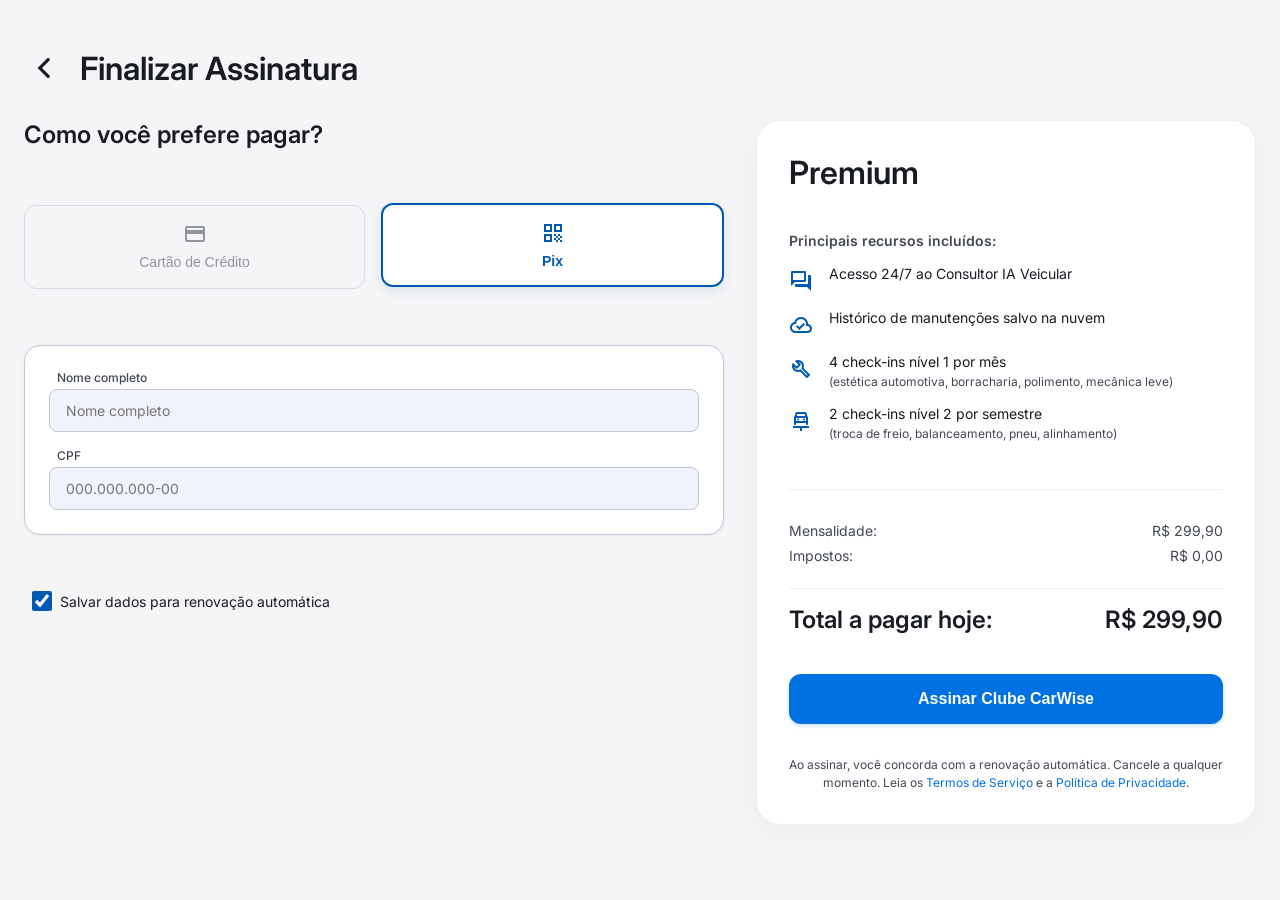
<file: public/checkout.html>
<!DOCTYPE html>
<html lang="pt-BR">

<head>
    <meta charset="utf-8">
    <meta name="viewport" content="width=device-width, initial-scale=1.0">
    <title>Finalizar Assinatura - CarWise Premium</title>

    <!-- Fontes e Ícones -->
    <link href="https://fonts.googleapis.com/css2?family=Inter:wght@400;500;600&display=swap" rel="stylesheet">
    <link href="https://fonts.googleapis.com/css2?family=Material+Symbols+Outlined:wght,FILL@100..700,0..1&display=swap"
        rel="stylesheet">

    <!-- CSS Externo -->
    <link rel="stylesheet" href="./css/checkout.css">
</head>

<body class="corpo-checkout">
    <main class="container-principal">
        <!-- Cabeçalho -->
        <header class="cabecalho-checkout">
            <button onclick="window.location.href='./planos.html'" class="botao-voltar" aria-label="Voltar">
                <span class="material-symbols-outlined icone-voltar">arrow_back_ios_new</span>
            </button>
            <h1 class="titulo-checkout">Finalizar Assinatura</h1>
        </header>

        <div class="grade-checkout">
            <!-- Coluna Esquerda (Área de Pagamento) -->
            <section class="coluna-pagamento">
                <h2 class="subtitulo-checkout">Como você prefere pagar?</h2>

                <!-- Abas de Pagamento -->
                <div class="abas-pagamento">
                    <button class="aba-pagamento indisponivel" id="btn-cc" type="button" disabled aria-disabled="true">
                        <span class="material-symbols-outlined">credit_card</span>
                        Cartão de Crédito
                    </button>
                    <button class="aba-pagamento ativa" id="btn-pix" type="button">
                        <span class="material-symbols-outlined">qr_code</span>
                        Pix
                    </button>
                </div>

                <!-- Formulários -->
                <div class="container-formularios">
                    <!-- Formulário Cartão de Crédito -->
                    <div id="cc-fields" class="formulario-oculto">
                        <div class="grupo-input">
                            <label class="rotulo-input">Nome no cartão</label>
                            <input class="campo-input" type="text" placeholder="Como impresso no cartão">
                        </div>

                        <div class="grupo-input">
                            <label class="rotulo-input">Número do cartão</label>
                            <div class="input-com-icone">
                                <input class="campo-input" type="text" placeholder="0000 0000 0000 0000">
                                <span class="material-symbols-outlined icone-interno">credit_score</span>
                            </div>
                        </div>

                        <div class="linha-inputs">
                            <div class="grupo-input">
                                <label class="rotulo-input">Data de validade</label>
                                <input class="campo-input" type="text" placeholder="MM/AA">
                            </div>
                            <div class="grupo-input">
                                <label class="rotulo-input">CVV</label>
                                <div class="input-com-icone">
                                    <input class="campo-input" type="text" placeholder="123">
                                    <span class="material-symbols-outlined icone-interno">info</span>
                                </div>
                            </div>
                        </div>

                        <div class="grupo-input">
                            <label class="rotulo-input">CPF do titular</label>
                            <input class="campo-input" type="text" placeholder="000.000.000-00">
                        </div>
                    </div>

                    <!-- Formulário Pix -->
                    <div id="pix-fields" class="formulario-ativo">
                        <div class="grupo-input">
                            <label class="rotulo-input">Nome completo</label>
                            <input class="campo-input" type="text" placeholder="Nome completo">
                        </div>
                        <div class="grupo-input">
                            <label class="rotulo-input">CPF</label>
                            <input class="campo-input" type="text" placeholder="000.000.000-00">
                        </div>
                    </div>
                </div>

                <!-- Checkbox -->
                <label class="container-checkbox">
                    <input type="checkbox" checked class="checkbox-input">
                    <span class="texto-checkbox">Salvar dados para renovação automática</span>
                </label>
            </section>

            <!-- Coluna Direita (Resumo do Plano) -->
            <aside class="coluna-resumo">
                <div class="cartao-resumo">
                    <h2 class="titulo-plano">Premium</h2>

                    <div class="secao-beneficios">
                        <h3 class="titulo-beneficios">Principais recursos incluídos:</h3>
                        <ul class="lista-recursos">
                            <li>
                                <span class="material-symbols-outlined icone-recurso">forum</span>
                                <span>Acesso 24/7 ao Consultor IA Veicular</span>
                            </li>
                            <li>
                                <span class="material-symbols-outlined icone-recurso">cloud_done</span>
                                <span>Histórico de manutenções salvo na nuvem</span>
                            </li>
                            <li>
                                <span class="material-symbols-outlined icone-recurso">build</span>
                                <span>4 check-ins nível 1 por mês
                                    <small class="detalhe-recurso">(estética automotiva, borracharia, polimento,
                                        mecânica leve)</small>
                                </span>
                            </li>
                            <li>
                                <span class="material-symbols-outlined icone-recurso">car_repair</span>
                                <span>2 check-ins nível 2 por semestre
                                    <small class="detalhe-recurso">(troca de freio, balanceamento, pneu,
                                        alinhamento)</small>
                                </span>
                            </li>
                        </ul>
                    </div>

                    <hr class="divisor-resumo">

                    <div class="area-valores">
                        <div class="linha-valor">
                            <span>Mensalidade:</span>
                            <span>R$ 299,90</span>
                        </div>
                        <div class="linha-valor">
                            <span>Impostos:</span>
                            <span>R$ 0,00</span>
                        </div>
                        <div class="linha-total">
                            <span>Total a pagar hoje:</span>
                            <span>R$ 299,90</span>
                        </div>
                    </div>

                    <button class="botao-assinar">
                        Assinar Clube CarWise
                    </button>

                    <p class="texto-legal">
                        Ao assinar, você concorda com a renovação automática. Cancele a qualquer momento. Leia os
                        <a href="#" class="link-legal">Termos de Serviço</a> e a
                        <a href="#" class="link-legal">Política de Privacidade</a>.
                    </p>
                </div>
            </aside>
        </div>
    </main>

    <!-- Script de alternância refatorado -->
    <script>
        document.addEventListener('DOMContentLoaded', () => {
            const btnPix = document.getElementById('btn-pix');
            const ccFields = document.getElementById('cc-fields');
            const pixFields = document.getElementById('pix-fields');

            btnPix.addEventListener('click', () => {
                // Altera formulários
                pixFields.classList.remove('formulario-oculto');
                pixFields.classList.add('formulario-ativo');
                ccFields.classList.remove('formulario-ativo');
                ccFields.classList.add('formulario-oculto');

                // Altera abas
                btnPix.classList.add('ativa');
                btnCc.classList.remove('ativa');
            });
        });
    </script>
</body>

</html>
</file>
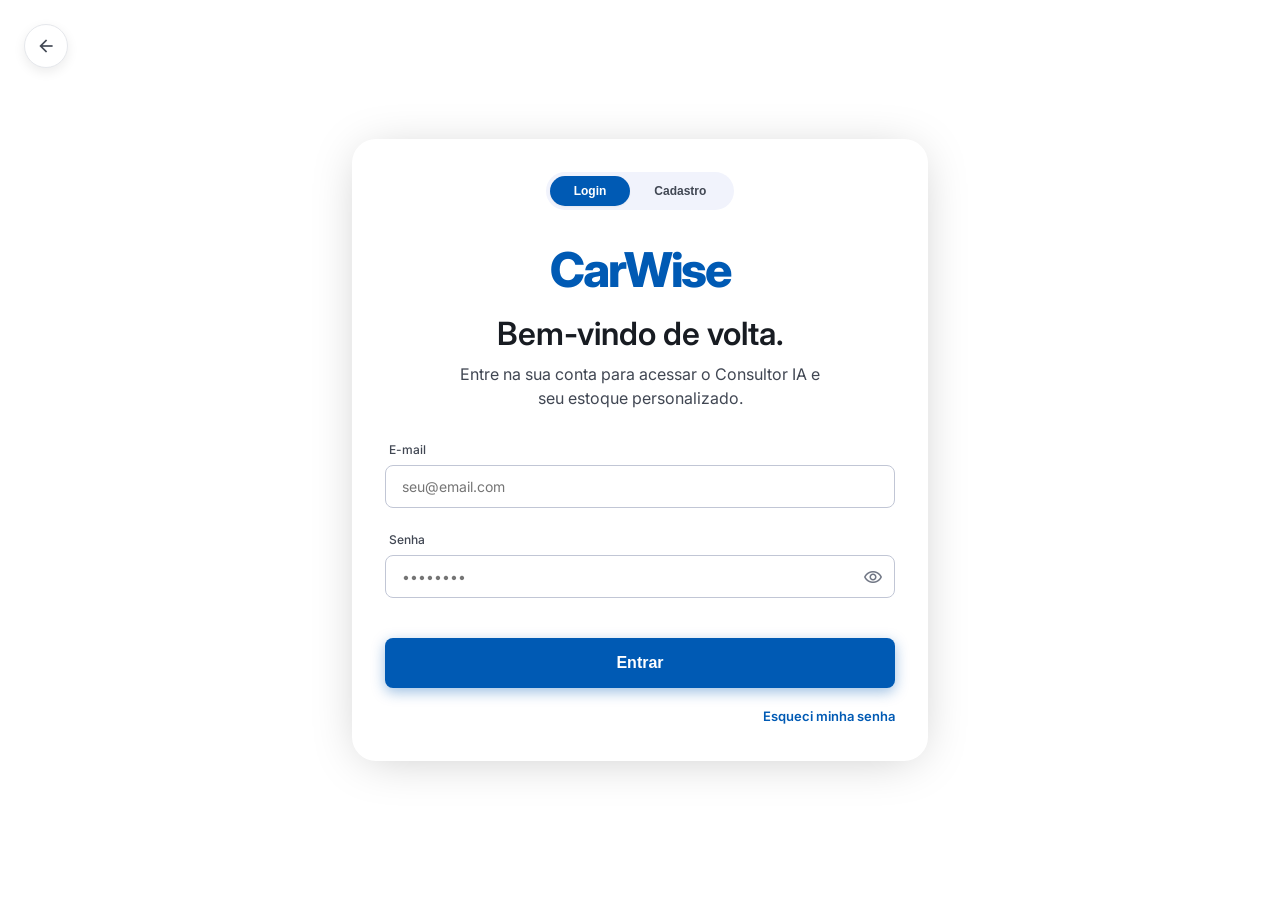
<file: public/login.html>
<!DOCTYPE html>
<html lang="pt-BR">

<head>
    <meta charset="utf-8">
    <meta name="viewport" content="width=device-width, initial-scale=1.0">
    <title>Criar Conta</title>

    <link href="https://fonts.googleapis.com/css2?family=Inter:wght@400;500;600;700;800&display=swap" rel="stylesheet">
    <link href="https://fonts.googleapis.com/css2?family=Material+Symbols+Outlined:wght,FILL@100..700,0..1&display=swap"
        rel="stylesheet">

    <link rel="stylesheet" href="./css/login.css">
</head>

<body class="corpo-cadastro">
    <a class="botao-voltar" href="javascript:history.back()" aria-label="Voltar para a página anterior">
        <span class="material-symbols-outlined">arrow_back</span>
    </a>
    <div class="fundo-container">
        <div class="fundo-mascara"></div>
        <div class="fundo-imagem"
            style='background-image: url("https://lh3.googleusercontent.com/aida-public/[base64]");'>
        </div>
    </div>

    <main class="container-principal">
        <div class="cartao-cadastro cartao-interativo">

            <div class="cabecalho-cartao">
                <div class="seletor-abas">
                    <button id="aba-login" class="aba-alternancia aba-inativa" type="button">Login</button>
                    <button id="aba-cadastro" class="aba-alternancia aba-ativa" type="button">Cadastro</button>
                </div>

                <h1 class="titulo-marca">CarWise</h1>
                <h2 id="titulo-acao" class="titulo-acao">Junte-se ao Clube.</h2>
                <p id="texto-descritivo" class="texto-descritivo">
                    Crie sua conta para destravar o Consultor IA e ter acesso premium ao nosso estoque.
                </p>
            </div>


 <!-- ======================================== FORM LOGIN  ===================================================== -->

            <form id="formulario-login" class="formulario-login" hidden>
                <div class="grupo-input">
                    <label class="rotulo-input" for="email-login">E-mail</label>
                    <input class="campo-entrada" id="email-login" name="email-login" placeholder="seu@email.com"
                        type="email" autocomplete="email" required>
                </div>

                <div class="grupo-input">
                    <label class="rotulo-input" for="senha-login">Senha</label>
                    <div class="container-campo-icone">
                        <input class="campo-entrada campo-com-icone" id="senha-login" name="senha-login"
                            placeholder="••••••••" type="password" autocomplete="current-password" required>
                        <button class="botao-mostrar-senha" type="button" aria-label="Mostrar senha">
                            <span class="material-symbols-outlined">visibility</span>
                        </button>
                    </div>
                </div>

                <div class="area-acoes">
                    <button class="botao-primario-grande" type="submit">Entrar</button>
                    <a class="link-termos" href="#">Esqueci minha senha</a>
                </div>
            </form>

<!--================================= FORM CADASTRO ==================================================-->

            <form id="formulario-cadastro" class="formulario-cadastro">

                <div class="grupo-input cadastro-apenas">
                    <label class="rotulo-input" for="nome">Nome completo</label>
                    <input class="campo-entrada" id="nome" name="nome" placeholder="Seu nome completo" type="text"
                        required>
                </div>

                <div class="grupo-input cadastro-apenas">
                    <label class="rotulo-input" for="email">E-mail</label>
                    <input class="campo-entrada" id="email" name="email" placeholder="seu@email.com" type="email"
                        required>
                </div>

                <div class="linha-grade cadastro-apenas">
                    <div class="grupo-input">
                        <label class="rotulo-input" for="telefone">Telefone</label>
                        <input class="campo-entrada" id="telefone" name="telefone" placeholder="(00) 00000-0000"
                            type="tel" required>
                    </div>
                    <div class="grupo-input">
                        <label class="rotulo-input" for="data_nascimento">Data de Nascimento</label>
                        <input class="campo-entrada" id="data_nascimento" name="data_nascimento"
                            placeholder="Ex: 27/01/2004" type="date" required>
                    </div>
                </div>

                <div class="linha-grade cadastro-apenas">
                    <div class="grupo-input cadastro-apenas">
                        <label class="rotulo-input" for="senha">Senha</label>
                        <div class="container-campo-icone">
                            <input class="campo-entrada campo-com-icone" id="senha" name="senha" placeholder="••••••••"
                                type="password" required>
                            <button class="botao-mostrar-senha" type="button" aria-label="Mostrar senha">
                                <span class="material-symbols-outlined">visibility</span>
                            </button>
                        </div>
                    </div>

                   

                    <div class="grupo-input cadastro-apenas">
                        <label class="rotulo-input" for="confirmar_senha">Confirmar Senha</label>
                        <div class="container-campo-icone">
                            <input class="campo-entrada campo-com-icone" id="confirmar_senha" name="confirmar_senha"
                                placeholder="••••••••" type="password" required>
                            <button class="botao-mostrar-senha" type="button" aria-label="Mostrar confirmação de senha">
                                <span class="material-symbols-outlined">visibility</span>
                            </button>
                        </div>
                    </div>
                </div>

                 <!-- TERMÔMETRO AQUI -->
                    <div class="container-termometro" style="margin-top: 8px;">
                        <div style="width: 100%; background-color: #e0e0e0; height: 6px; border-radius: 4px; overflow: hidden;">
                            <div id="strength-bar" style="height: 100%; width: 0%; transition: width 0.3s ease, background-color 0.3s ease;"></div>
                        </div>
                        <small id="strength-text" style="display: block; margin-top: 4px; font-weight: 500; font-size: 12px;"></small>
                    </div>

                <!-- ========================== -->

                <div class="area-acoes cadastro-apenas">
                    <button id="botao-formulario" class="botao-primario-grande" type="submit">Criar Conta</button>
                    <p class="texto-termos cadastro-apenas">
                        Ao criar uma conta, você concorda com nossos <br class="quebra-linha-mobile">
                        <a class="link-termos" href="#">Termos de Uso</a> e
                        <a class="link-termos" href="#">Política de Privacidade</a>.
                    </p>
                </div>
            </form>
        </div>
    </main>


<!--================================================================================================-->

    <script>
        document.addEventListener('DOMContentLoaded', () => {
            const abaLogin = document.querySelector('#aba-login');
            const abaCadastro = document.querySelector('#aba-cadastro');
            const tituloAcao = document.querySelector('#titulo-acao');
            const textoDescritivo = document.querySelector('#texto-descritivo');
            const botaoFormulario = document.querySelector('#botao-formulario');
            const camposCadastro = document.querySelectorAll('.cadastro-apenas');
            const formularioLogin = document.querySelector('#formulario-login');
            const formularioCadastro = document.querySelector('#formulario-cadastro');

            window.alternarFormulario = function alternarFormulario(modoLogin) {
                abaLogin.classList.toggle('aba-ativa', modoLogin);
                abaLogin.classList.toggle('aba-inativa', !modoLogin);
                abaCadastro.classList.toggle('aba-ativa', !modoLogin);
                abaCadastro.classList.toggle('aba-inativa', modoLogin);

                formularioLogin.hidden = !modoLogin;
                formularioCadastro.hidden = modoLogin;
                camposCadastro.forEach(campo => campo.hidden = modoLogin);
                tituloAcao.textContent = modoLogin ? 'Bem-vindo de volta.' : 'Junte-se ao Clube.';
                textoDescritivo.textContent = modoLogin
                    ? 'Entre na sua conta para acessar o Consultor IA e seu estoque personalizado.'
                    : 'Crie sua conta para destravar o Consultor IA e ter acesso premium ao nosso estoque.';
                botaoFormulario.textContent = modoLogin ? 'Entrar' : 'Criar Conta';
            }

            const modoInicial = new URLSearchParams(window.location.search).get('modo');
            alternarFormulario(modoInicial !== 'cadastro');

            abaLogin.addEventListener('click', () => alternarFormulario(true));
            abaCadastro.addEventListener('click', () => alternarFormulario(false));

            const botoesSenha = document.querySelectorAll('.botao-mostrar-senha');

            botoesSenha.forEach(botao => {
                botao.addEventListener('click', function () {
                    const input = this.previousElementSibling;
                    const icone = this.querySelector('.material-symbols-outlined');

                    if (input.type === 'password') {
                        input.type = 'text';
                        icone.textContent = 'visibility_off';
                    } else {
                        input.type = 'password';
                        icone.textContent = 'visibility';
                    }
                });
            });
        });
    </script>
</body>
    <script src="../assets/js/login.js" defer></script>

</html>
</file>
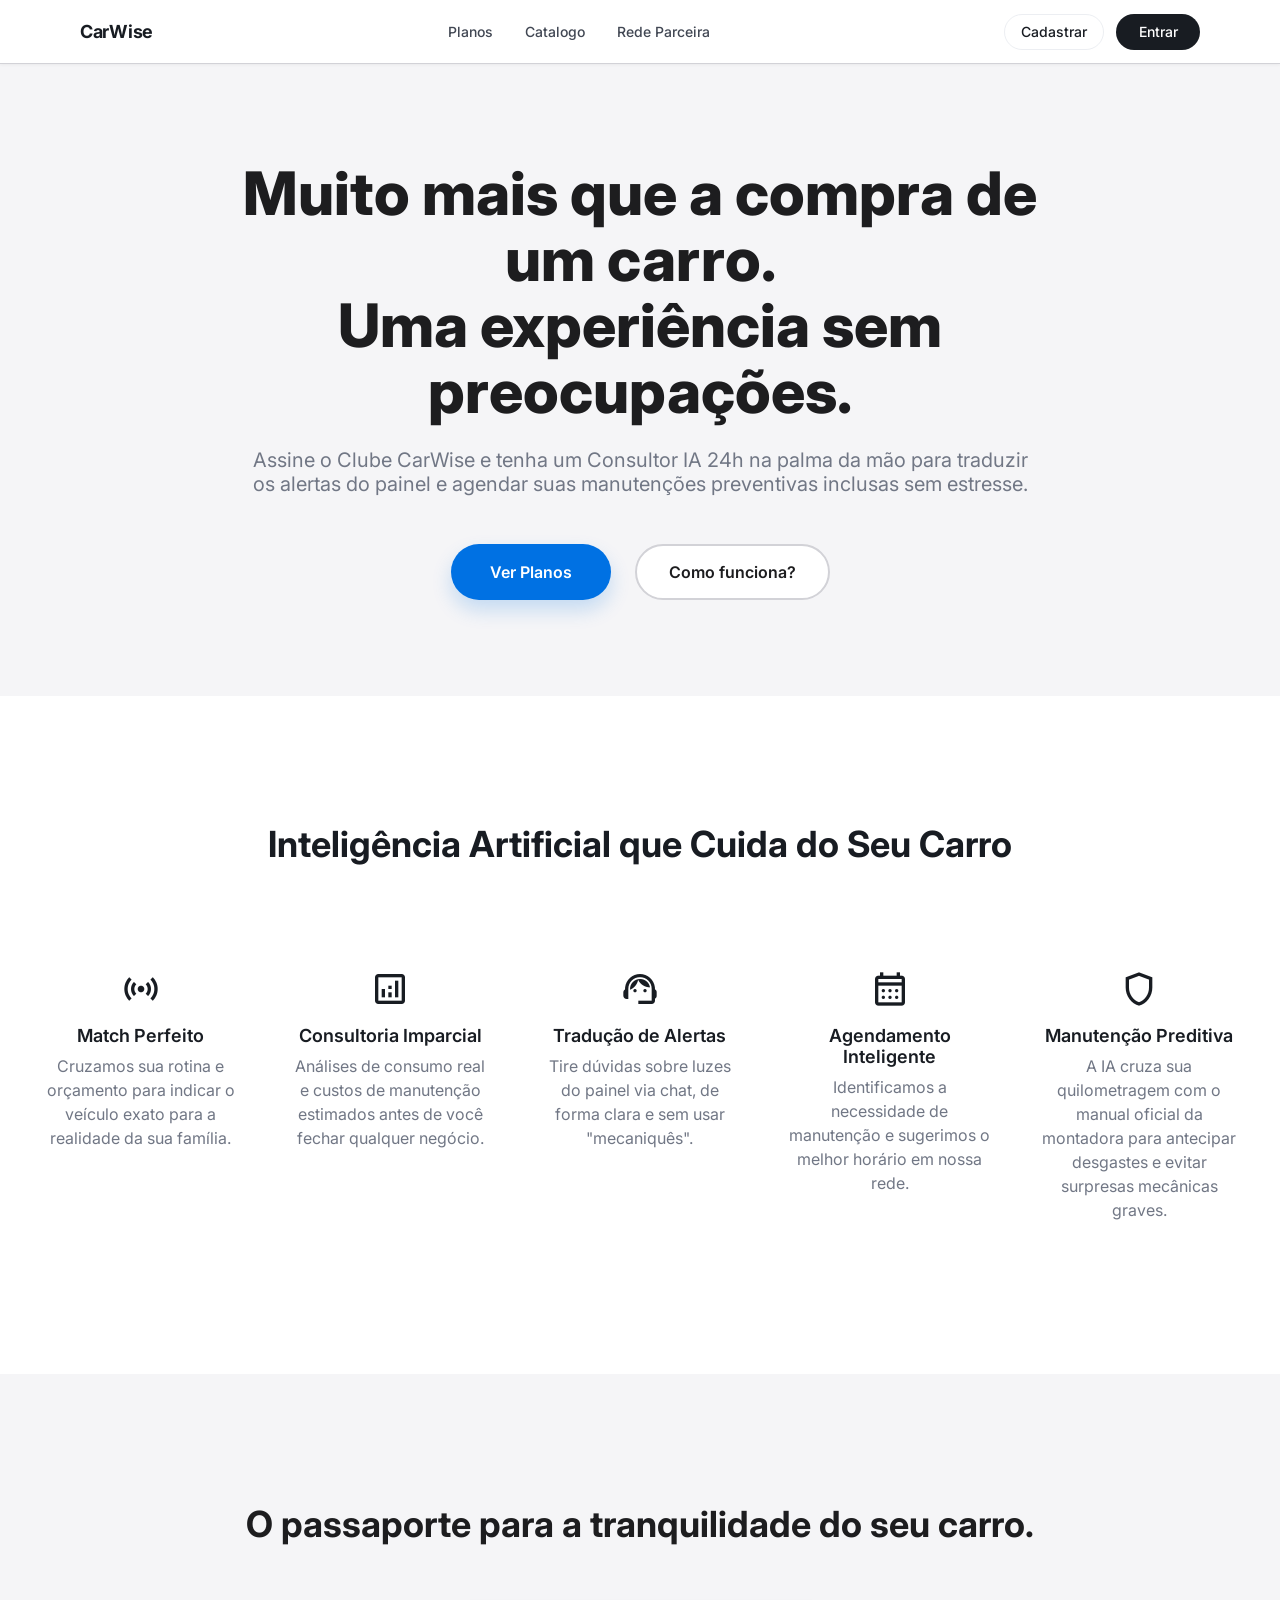
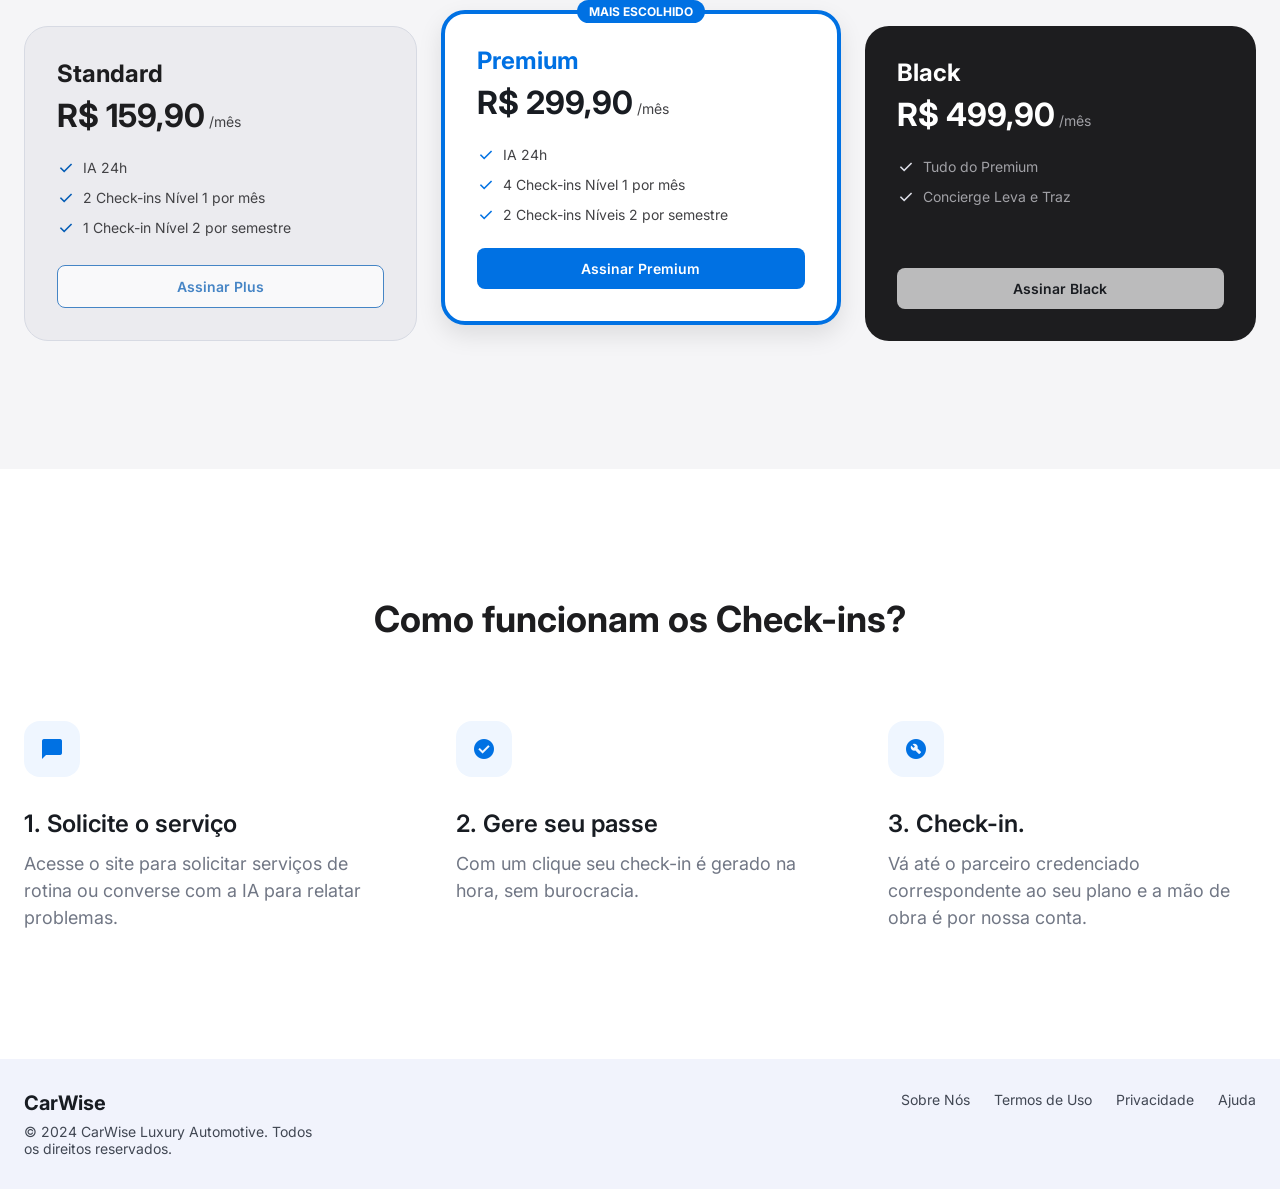
<file: public/planos.html>
<!DOCTYPE html>
<html lang="pt-BR">

<head>
    <meta charset="utf-8">
    <meta name="viewport" content="width=device-width, initial-scale=1.0">
    <title>Passaporte CarWise</title>

    <link rel="preconnect" href="https://fonts.googleapis.com">
    <link rel="preconnect" href="https://fonts.gstatic.com" crossorigin="">
    <link href="https://fonts.googleapis.com/css2?family=Inter:wght@400;500;600;700;800&display=swap" rel="stylesheet">
    <link href="https://fonts.googleapis.com/css2?family=Material+Symbols+Outlined:wght,FILL@100..700,0..1&display=swap"
        rel="stylesheet">
    <link rel="stylesheet" href="./css/planos.css">
    <link rel="stylesheet" href="./css/global.css">
    <link rel="stylesheet" href="./css/index.css">

</head>

<body>
    <header class="cabecalho fundo-desfocado">
        <a class="cabecalho-marca" href="../index.html">
            <h2 class="cabecalho-titulo">CarWise</h2>
        </a>
        <nav class="cabecalho-navegacao">
            <a class="cabecalho-link" href="./planos.html">Planos</a>
            <a class="cabecalho-link" href="./catalogo.html">Catalogo</a>
            <a class="cabecalho-link" href="./rede-parceira.html">Rede Parceira</a>
        </nav>
        <div class="cabecalho-acoes">
            <a class="botao-contorno" href="./login.html?modo=cadastro">Cadastrar</a>
            <a class="botao-preenchido" href="./login.html?modo=login">Entrar</a>
        </div>
    </header>

    <main>
        <section class="secao-hero">
            <div class="container-hero">
                <h1 class="titulo-principal">Muito mais que a compra de um carro.<br>Uma experiência sem preocupações.
                </h1>
                <p class="subtitulo">Assine o Clube CarWise e tenha um Consultor IA 24h na palma da mão para traduzir os
                    alertas do painel e agendar suas manutenções preventivas inclusas sem estresse.</p>
                <div class="grupo-botoes">
                    <a class="botao-primario" href="#planos">Ver Planos</a>
                    <a class="botao-secundario" href="#como-funciona">Como funciona?</a>
                </div>
            </div>
        </section>

        <section class="secao-inteligencia" id="inteligencia">
            <div class="container-inteligencia">
                <h2 class="titulo-inteligencia">Inteligência Artificial que Cuida do Seu Carro</h2>
                <div class="grade-recursos-ia">
                    <article class="recurso-ia">
                        <span class="material-symbols-outlined icone-recurso-ia">sensors</span>
                        <h3>Match Perfeito</h3>
                        <p>Cruzamos sua rotina e orçamento para indicar o veículo exato para a realidade da sua família.
                        </p>
                    </article>
                    <article class="recurso-ia">
                        <span class="material-symbols-outlined icone-recurso-ia">analytics</span>
                        <h3>Consultoria Imparcial</h3>
                        <p>Análises de consumo real e custos de manutenção estimados antes de você fechar qualquer
                            negócio.</p>
                    </article>
                    <article class="recurso-ia">
                        <span class="material-symbols-outlined icone-recurso-ia">support_agent</span>
                        <h3>Tradução de Alertas</h3>
                        <p>Tire dúvidas sobre luzes do painel via chat, de forma clara e sem usar "mecaniquês".</p>
                    </article>
                    <article class="recurso-ia">
                        <span class="material-symbols-outlined icone-recurso-ia">calendar_month</span>
                        <h3>Agendamento Inteligente</h3>
                        <p>Identificamos a necessidade de manutenção e sugerimos o melhor horário em nossa rede.</p>
                    </article>
                    <article class="recurso-ia">
                        <span class="material-symbols-outlined icone-recurso-ia">shield</span>
                        <h3>Manutenção Preditiva</h3>
                        <p>A IA cruza sua quilometragem com o manual oficial da montadora para antecipar desgastes e evitar surpresas mecânicas graves.</p>
                    </article>
                </div>
            </div>
        </section>

        <section class="secao-planos" id="planos">
            <div class="container-planos">
                <h2 class="titulo-secao">O passaporte para a tranquilidade do seu carro.</h2>

                <div class="grade-planos">
                    <div class="cartao-plano plano-cinza">
                        <div class="conteudo-plano">
                            <h3 class="nome-plano">Standard</h3>
                            <div class="preco-plano">
                                <span class="valor">R$ 159,90</span>
                                <span class="periodo">/mês</span>
                            </div>
                            <ul class="lista-beneficios">
                                <li><span class="material-symbols-outlined icone-check">check</span> IA 24h</li>
                                <li><span class="material-symbols-outlined icone-check">check</span> 2 Check-ins Nível
                                    1 por mês</li>
                                <li><span class="material-symbols-outlined icone-check">check</span> 1 Check-in Nível
                                    2 por semestre</li>
                            </ul>
                        </div>
                        <a class="botao-assinar-contorno bg-branco plano-indisponivel" aria-disabled="true"
                            tabindex="-1">Assinar Plus</a>
                    </div>

                    <!-- Plano Premium (Destaque) -->
                    <div class="cartao-plano plano-destaque">
                        <div class="tag-destaque">Mais Escolhido</div>
                        <div class="conteudo-plano">
                            <h3 class="nome-plano azul-apple">Premium</h3>
                            <div class="preco-plano escuro">
                                <span class="valor">R$ 299,90</span>
                                <span class="periodo">/mês</span>
                            </div>
                            <ul class="lista-beneficios">
                                <li><span class="material-symbols-outlined icone-check azul-apple">check</span> IA 24h
                                </li>
                                <li><span class="material-symbols-outlined icone-check azul-apple">check</span> 4
                                    Check-ins Nível 1 por mês</li>
                                <li><span class="material-symbols-outlined icone-check azul-apple">check</span> 2
                                    Check-ins Níveis 2 por semestre</li>
                            </ul>
                        </div>
                        <a class="botao-assinar-destaque" href="./checkout.html">Assinar Premium</a>
                    </div>

                    <!-- Plano Black -->
                    <div class="cartao-plano plano-black">
                        <div class="conteudo-plano">
                            <h3 class="nome-plano branco">Black</h3>
                            <div class="preco-plano branco">
                                <span class="valor">R$ 499,90</span>
                                <span class="periodo claro">/mês</span>
                            </div>
                            <ul class="lista-beneficios claro">
                                <li><span class="material-symbols-outlined icone-check claro">check</span> Tudo do
                                    Premium</li>
                                <li><span class="material-symbols-outlined icone-check claro">check</span> Concierge
                                    Leva e Traz</li>
                            </ul>
                        </div>
                        <a class="botao-assinar-black plano-indisponivel" aria-disabled="true" tabindex="-1">Assinar
                            Black</a>
                    </div>
                </div>
            </div>
        </section>

        <!-- Seção Como Funciona -->
        <section class="secao-passos" id="como-funciona">
            <div class="container-passos">
                <h2 class="titulo-secao">Como funcionam os Check-ins?</h2>
                <div class="grade-passos">
                    <div class="cartao-passo">
                        <div class="icone-passo">
                            <span class="material-symbols-outlined" data-weight="fill">chat_bubble</span>
                        </div>
                        <h3 class="titulo-passo">1. Solicite o serviço</h3>
                        <p class="texto-passo">Acesse o site para solicitar serviços de rotina ou converse com a IA para
                            relatar problemas.</p>
                    </div>

                    <div class="cartao-passo">
                        <div class="icone-passo">
                            <span class="material-symbols-outlined" data-weight="fill">check_circle</span>
                        </div>
                        <h3 class="titulo-passo">2. Gere seu passe</h3>
                        <p class="texto-passo">Com um clique seu check-in é gerado na hora, sem burocracia.</p>
                    </div>

                    <div class="cartao-passo">
                        <div class="icone-passo">
                            <span class="material-symbols-outlined" data-weight="fill">build_circle</span>
                        </div>
                        <h3 class="titulo-passo">3. Check-in.</h3>
                        <p class="texto-passo">Vá até o parceiro credenciado correspondente ao seu plano e a mão de obra
                            é por nossa conta.</p>
                    </div>
                </div>
            </div>
        </section>
    </main>

    <footer class="rodape-principal">
        <div class="container-rodape">
            <div class="info-marca">
                <div class="logo-rodape">CarWise</div>
                <p>© 2024 CarWise Luxury Automotive. Todos os direitos reservados.</p>
            </div>

            <div class="links-rodape">
                <a href="#" class="link-rodape">Sobre Nós</a>
                <a href="#" class="link-rodape">Termos de Uso</a>
                <a href="#" class="link-rodape">Privacidade</a>
                <a href="#" class="link-rodape">Ajuda</a>
            </div>
        </div>
    </footer>
</body>

</html>
</file>
<file: public/css/checkout.css>
:root {
  --cor-fundo: #f5f5f7;
  --cor-superficie: #ffffff;
  --cor-superficie-hover: #f1f3fc;
  --cor-superficie-escura: #e0e2eb;

  --cor-texto-principal: #181c22;
  --cor-texto-secundario: #414753;
  --cor-texto-mutado: #717785;

  --azul-primario: #005ab4;
  --azul-apple: #0071e3;
  --azul-apple-hover: #005bb5;

  --borda-clara: #c1c6d5;
  --borda-sutil: rgba(193, 198, 213, 0.3);

  --transicao-suave: all 0.3s cubic-bezier(0.25, 0.8, 0.25, 1);
}

* {
  margin: 0;
  padding: 0;
  box-sizing: border-box;
}

body.corpo-checkout {
  font-family: "Inter", sans-serif;
  background-color: var(--cor-fundo);
  color: var(--cor-texto-principal);
  min-height: 100vh;
}

.container-principal {
  max-width: 1280px;
  margin: 0 auto;
  padding: 48px 24px;
}

.cabecalho-checkout {
  display: flex;
  align-items: center;
  gap: 16px;
  margin-bottom: 32px;
}

.botao-voltar {
  width: 40px;
  height: 40px;
  display: flex;
  align-items: center;
  justify-content: center;
  border-radius: 50%;
  border: none;
  background-color: transparent;
  cursor: pointer;
  transition: var(--transicao-suave);
}
.botao-voltar:hover {
  background-color: var(--cor-superficie-escura);
}
.icone-voltar {
  font-weight: 600;
  color: var(--cor-texto-principal);
}

.titulo-checkout {
  font-size: 32px;
  font-weight: 600;
}

.subtitulo-checkout {
  font-size: 24px;
  font-weight: 600;
  margin-bottom: 24px;
}

.grade-checkout {
  display: grid;
  grid-template-columns: 1fr;
  gap: 32px;
}

@media (min-width: 1024px) {
  .grade-checkout {
    grid-template-columns: 7fr 5fr;
  }
}

.coluna-pagamento {
  display: flex;
  flex-direction: column;
  gap: 32px;
}

.abas-pagamento {
  display: flex;
  gap: 16px;
  margin-bottom: 24px;
}

.aba-pagamento {
  flex: 1;
  display: flex;
  flex-direction: column;
  align-items: center;
  gap: 8px;
  padding: 16px 24px;
  border-radius: 12px;
  font-size: 14px;
  cursor: pointer;
  background-color: transparent;
  border: 1px solid var(--borda-clara);
  color: var(--cor-texto-secundario);
  transition: var(--transicao-suave);
}

.aba-pagamento:hover:not(.ativa) {
  background-color: var(--cor-superficie);
  transform: translateY(-2px);
  box-shadow: 0 4px 6px rgba(0, 0, 0, 0.02);
}

.aba-pagamento.indisponivel,
.aba-pagamento.indisponivel:hover {
  cursor: not-allowed;
  opacity: 0.55;
  transform: none;
  box-shadow: none;
}

.aba-pagamento.ativa {
  background-color: var(--cor-superficie);
  border: 2px solid var(--azul-primario);
  color: var(--azul-primario);
  font-weight: 600;
  box-shadow: 0 4px 12px rgba(0, 90, 180, 0.1);
  transform: translateY(-2px);
}

.container-formularios {
  background-color: var(--cor-superficie);
  padding: 24px;
  border-radius: 16px;
  border: 1px solid var(--borda-clara);
  box-shadow: 0 1px 3px rgba(0, 0, 0, 0.05);
}

.formulario-ativo {
  display: flex;
  flex-direction: column;
  gap: 16px;
}
.formulario-oculto {
  display: none;
}

.linha-inputs {
  display: grid;
  grid-template-columns: 1fr 1fr;
  gap: 16px;
}

.grupo-input {
  display: flex;
  flex-direction: column;
  gap: 4px;
}

.rotulo-input {
  font-size: 12px;
  font-weight: 500;
  color: var(--cor-texto-secundario);
  margin-left: 8px;
}

.campo-input {
  width: 100%;
  background-color: #f1f3fc;
  border: 1px solid var(--borda-clara);
  border-radius: 8px;
  padding: 12px 16px;
  font-size: 14px;
  font-family: inherit;
  transition: var(--transicao-suave);
  outline: none;
}
.campo-input:focus {
  border-color: var(--azul-primario);
  box-shadow: 0 0 0 2px rgba(0, 90, 180, 0.2);
  background-color: var(--cor-superficie);
}

.input-com-icone {
  position: relative;
  display: flex;
  align-items: center;
}
.input-com-icone .campo-input {
  padding-right: 48px;
}
.icone-interno {
  position: absolute;
  right: 16px;
  color: var(--cor-texto-mutado);
  pointer-events: none;
}

.container-checkbox {
  display: flex;
  align-items: center;
  gap: 8px;
  margin-top: 16px;
  padding: 8px;
  border-radius: 8px;
  cursor: pointer;
  width: max-content;
  transition: var(--transicao-suave);
}
.container-checkbox:hover {
  background-color: #f1f3fc;
}
.checkbox-input {
  width: 20px;
  height: 20px;
  accent-color: var(--azul-primario);
  cursor: pointer;
}
.texto-checkbox {
  font-size: 14px;
  color: var(--cor-texto-principal);
  transition: var(--transicao-suave);
}
.container-checkbox:hover .texto-checkbox {
  color: var(--azul-primario);
}

.coluna-resumo {
  height: 100%;
}

.cartao-resumo {
  background-color: var(--cor-superficie);
  border-radius: 24px;
  padding: 32px;
  border: 1px solid var(--borda-sutil);
  box-shadow: 0 8px 30px rgba(0, 0, 0, 0.04);
  position: sticky;
  top: 24px;
  display: flex;
  flex-direction: column;
  gap: 16px;
  transition: var(--transicao-suave);
}

.cartao-resumo:hover {
  box-shadow: 0 12px 40px rgba(0, 0, 0, 0.08);
  transform: translateY(-4px);
}

.titulo-plano {
  font-size: 32px;
  font-weight: 600;
  margin-bottom: 24px;
}

.secao-beneficios {
  margin-bottom: 32px;
}
.titulo-beneficios {
  font-size: 14px;
  font-weight: 600;
  color: var(--cor-texto-secundario);
  margin-bottom: 16px;
}

.lista-recursos {
  list-style: none;
  display: flex;
  flex-direction: column;
  gap: 16px;
}
.lista-recursos li {
  display: flex;
  align-items: flex-start;
  gap: 16px;
  font-size: 14px;
}
.icone-recurso {
  color: var(--azul-primario);
  margin-top: 4px;
}
.detalhe-recurso {
  display: block;
  color: var(--cor-texto-secundario);
  margin-top: 4px;
  font-size: 12px;
}

.divisor-resumo {
  border: none;
  height: 1px;
  background-color: var(--borda-sutil);
  margin-bottom: 16px;
}

.area-valores {
  display: flex;
  flex-direction: column;
  gap: 8px;
  font-size: 14px;
  margin-bottom: 24px;
}
.linha-valor {
  display: flex;
  justify-content: space-between;
  color: var(--cor-texto-secundario);
}
.linha-total {
  display: flex;
  justify-content: space-between;
  align-items: center;
  font-size: 24px;
  font-weight: 600;
  color: var(--cor-texto-principal);
  margin-top: 16px;
  padding-top: 16px;
  border-top: 1px solid var(--borda-sutil);
}

.botao-assinar {
  width: 100%;
  background-color: var(--azul-apple);
  color: var(--cor-superficie);
  font-size: 16px;
  font-weight: 600;
  padding: 16px;
  border-radius: 12px;
  border: none;
  cursor: pointer;
  box-shadow: 0 2px 4px rgba(0, 113, 227, 0.2);
  transition: var(--transicao-suave);
  margin-bottom: 16px;
}
.botao-assinar:hover {
  background-color: var(--azul-apple-hover);
  box-shadow: 0 6px 16px rgba(0, 113, 227, 0.4);
  transform: translateY(-2px);
}
.botao-assinar:active {
  transform: translateY(0);
}

.texto-legal {
  font-size: 12px;
  color: var(--cor-texto-secundario);
  text-align: center;
  line-height: 1.5;
}
.link-legal {
  color: var(--azul-apple);
  text-decoration: none;
  transition: var(--transicao-suave);
}
.link-legal:hover {
  text-decoration: underline;
}
</file>
<file: public/css/login.css>
:root {
  --azul-primario: #005ab4;
  --azul-primario-hover: #00458d;
  --azul-primario-sombra: rgba(0, 90, 180, 0.39);
  --azul-primario-sombra-hover: rgba(0, 90, 180, 0.23);

  --fundo-base: #2d3037;
  --fundo-cartao: #ffffff;
  --fundo-seletor: #f1f3fc;

  --texto-principal: #181c22;
  --texto-secundario: #414753;
  --texto-mutado: #717785;
  --borda-padrao: #c1c6d5;
  --borda-foco: #005ab4;

  --transicao-suave: all 0.3s cubic-bezier(0.25, 0.8, 0.25, 1);
}

* {
  margin: 0;
  padding: 0;
  box-sizing: border-box;
}

body.corpo-cadastro {
  font-family: "Inter", sans-serif;
  height: 100vh;
  width: 100%;
  position: relative;
  display: flex;
  align-items: center;
  justify-content: center;
  padding: 16px;
  background-color: #ffffff;
  overflow: hidden;
  -webkit-font-smoothing: antialiased;
}

@media (min-width: 768px) {
  body.corpo-cadastro {
    padding: 24px;
  }

  .container-principal,
  .cartao-cadastro {
    max-height: calc(100vh - 48px);
  }
}

button,
a {
  cursor: pointer;
  transition: var(--transicao-suave);
  text-decoration: none;
  border: none;
  background: transparent;
}

.material-symbols-outlined {
  font-variation-settings:
    "FILL" 0,
    "wght" 400,
    "GRAD" 0,
    "opsz" 20;
  font-size: 20px;
}

.fundo-container {
  position: absolute;
  inset: 0;
  z-index: 0;
}

.fundo-container,
.fundo-mascara,
.fundo-imagem {
  background-image: none !important;
}

.fundo-mascara {
  display: none;
}

.botao-voltar {
  position: fixed;
  top: 24px;
  left: 24px;
  z-index: 30;
  display: flex;
  align-items: center;
  justify-content: center;
  width: 44px;
  height: 44px;
  border: 1px solid #e5e7eb;
  border-radius: 50%;
  color: var(--texto-secundario);
  background-color: #ffffff;
  box-shadow: 0 4px 12px rgba(0, 0, 0, 0.08);
}

.botao-voltar:hover {
  color: var(--azul-primario);
  background-color: var(--fundo-seletor);
  transform: translateX(-2px);
}

.botao-voltar .material-symbols-outlined {
  font-size: 22px;
}

.fundo-mascara {
  position: absolute;
  inset: 0;
  background-color: rgba(0, 0, 0, 0.6);
  z-index: 10;
  mix-blend-mode: multiply;
}

.fundo-imagem {
  width: 100%;
  height: 100%;
  background-size: cover;
  background-position: center;
}

.container-principal {
  position: relative;
  z-index: 20;
  width: 100%;
  max-width: 576px;
  max-height: calc(100vh - 32px);
  min-height: 0;
  margin: 0 auto;
}

.cartao-cadastro {
  background-color: var(--fundo-cartao);
  border-radius: 24px;
  padding: 32px;
  max-height: calc(100vh - 32px);
  overflow-y: auto;
  scrollbar-width: thin;
  scrollbar-color: rgba(0, 90, 180, 0.55) transparent;
  box-shadow: 0 5px 50px -12px rgba(0, 0, 0, 0.25);
  backdrop-filter: blur(4px);
  -webkit-backdrop-filter: blur(4px);
  border: 1px solid rgba(255, 255, 255, 0.2);
  transition: var(--transicao-suave);
}

.cartao-cadastro::-webkit-scrollbar {
  width: 6px;
}

.cartao-cadastro::-webkit-scrollbar-track {
  background: transparent;
}

.cartao-cadastro::-webkit-scrollbar-thumb {
  background-color: rgba(0, 90, 180, 0.55);
  border-radius: 999px;
}

.cartao-cadastro::-webkit-scrollbar-thumb:hover {
  background-color: var(--azul-primario);
}

.cartao-interativo:hover {
  transform: translateY(-2px);
  box-shadow: 0 30px 60px -10px rgba(0, 0, 0, 0.3);
}

.cabecalho-cartao {
  display: flex;
  flex-direction: column;
  align-items: center;
  text-align: center;
  margin-bottom: 32px;
}

.seletor-abas {
  display: flex;
  background-color: var(--fundo-seletor);
  padding: 4px;
  border-radius: 999px;
  margin-bottom: 32px;
  width: max-content;
  margin-left: auto;
  margin-right: auto;
}

.aba-alternancia {
  padding: 8px 24px;
  border-radius: 999px;
  font-size: 12px;
  font-weight: 600;
}

.aba-inativa {
  color: var(--texto-secundario);
}
.aba-inativa:hover {
  color: var(--texto-principal);
  background-color: rgba(0, 0, 0, 0.05);
}

.aba-ativa {
  background-color: var(--azul-primario);
  color: var(--fundo-cartao);
  box-shadow: 0 1px 2px rgba(0, 0, 0, 0.05);
}

.titulo-marca {
  font-size: 48px;
  line-height: 56px;
  font-weight: 800;
  color: var(--azul-primario);
  letter-spacing: -0.05em;
  margin-bottom: 16px;
}

.titulo-acao {
  font-size: 32px;
  line-height: 40px;
  font-weight: 600;
  color: var(--texto-principal);
  margin-bottom: 8px;
}

.texto-descritivo {
  font-size: 16px;
  line-height: 24px;
  color: var(--texto-secundario);
  max-width: 384px; /* max-w-sm */
  margin: 0 auto;
}

.formulario-cadastro {
  display: flex;
  flex-direction: column;
  gap: 24px;
}

.formulario-cadastro [hidden] {
  display: none;
}

.formulario-login {
  display: flex;
  flex-direction: column;
  gap: 24px;
}

.formulario-login[hidden],
.formulario-cadastro[hidden] {
  display: none;
}

.linha-grade {
  display: grid;
  grid-template-columns: 1fr;
  gap: 16px;
}
@media (min-width: 768px) {
  .linha-grade {
    grid-template-columns: repeat(2, 1fr);
  }
}

.grupo-input {
  display: flex;
  flex-direction: column;
  gap: 8px;
}

.rotulo-input {
  font-size: 12px;
  font-weight: 500;
  color: var(--texto-secundario);
  margin-left: 4px;
}

.container-campo-icone {
  position: relative;
  display: flex;
  align-items: center;
}

.campo-entrada {
  width: 100%;
  background-color: var(--fundo-cartao);
  border: 1px solid var(--borda-padrao);
  color: var(--texto-principal);
  border-radius: 8px;
  padding: 12px 16px;
  font-size: 14px;
  font-family: inherit;
  outline: none;
  transition: var(--transicao-suave);
}

.campo-entrada:focus {
  border-color: var(--borda-foco);
  box-shadow: 0 0 0 2px rgba(0, 90, 180, 0.2);
}

.campo-com-icone {
  padding-right: 40px;
}

.botao-mostrar-senha {
  position: absolute;
  right: 0;
  top: 0;
  bottom: 0;
  padding: 0 12px;
  display: flex;
  align-items: center;
  color: var(--texto-mutado);
}

.botao-mostrar-senha:hover {
  color: var(--texto-principal);
}

.area-acoes {
  padding-top: 16px;
  display: flex;
  flex-direction: column;
  gap: 16px;
}

.formulario-login .area-acoes {
  align-items: stretch;
}

.formulario-login .link-termos {
  align-self: flex-end;
  padding: 4px 0;
  font-size: 13px;
  font-weight: 600;
}

.botao-primario-grande {
  width: 100%;
  background-color: var(--azul-primario);
  color: var(--fundo-cartao);
  font-size: 16px;
  font-weight: 600;
  padding: 16px;
  border-radius: 8px;
  box-shadow: 0 4px 14px 0 var(--azul-primario-sombra);
  display: flex;
  justify-content: center;
  align-items: center;
}

.botao-primario-grande:hover {
  background-color: var(--azul-primario-hover);
  box-shadow: 0 6px 20px 0 var(--azul-primario-sombra-hover);
  transform: translateY(-1px);
}

.botao-primario-grande:active {
  transform: translateY(1px);
  box-shadow: 0 2px 8px 0 var(--azul-primario-sombra);
}

.texto-termos {
  text-align: center;
  font-size: 12px;
  color: var(--texto-mutado);
  line-height: 1.5;
}

.link-termos {
  color: var(--azul-primario);
  text-decoration: none;
  text-underline-offset: 2px;
}

.link-termos:hover {
  text-decoration: underline;
}

.quebra-linha-mobile {
  display: block;
}
@media (min-width: 768px) {
  .quebra-linha-mobile {
    display: none;
  }
}
</file>
<file: public/css/planos.css>
/* =========================================
   VARIÁVEIS GLOBAIS (DESIGN SYSTEM)
========================================= */
:root {
  --cor-fundo: #f9f9ff;
  --cor-fundo-claro: #f5f5f7;
  --cor-branco: #ffffff;
  --cor-preto: #181c22;
  --cor-texto-principal: #181c22;
  --cor-texto-secundario: #414753;
  --cor-texto-mutado: #717785;

  --azul-apple: #0071e3;
  --azul-apple-hover: #005bb5;
  --azul-primario: #005ab4;
  --azul-claro: #eef0fa;

  --borda-clara: #e0e2eb;
  --borda-media: #c1c6d5;
}

* {
  margin: 0;
  padding: 0;
  box-sizing: border-box;
}

html {
  scroll-behavior: smooth;
}

body {
  font-family: "Inter", sans-serif;
  background-color: var(--cor-fundo);
  color: var(--cor-texto-principal);
  display: flex;
  flex-direction: column;
  min-height: 100vh;
}

/* Configuração dos ícones do Google */
.material-symbols-outlined {
  font-variation-settings:
    "FILL" 0,
    "wght" 400,
    "GRAD" 0,
    "opsz" 24;
}
.material-symbols-outlined[data-weight="fill"] {
  font-variation-settings: "FILL" 1;
}

/* =========================================
   CABEÇALHO
========================================= */
.cabecalho {
  background-color: var(--cor-branco);
  box-shadow: 0 1px 3px rgba(0, 0, 0, 0.05);
  width: 100%;
  position: sticky;
  top: 0;
  z-index: 50;
}

.container-cabecalho {
  display: flex;
  justify-content: space-between;
  align-items: center;
  max-width: 1280px;
  margin: 0 auto;
  padding: 12px 24px;
  position: relative;
}

.logo {
  font-size: 24px;
  font-weight: 700;
  color: var(--azul-primario);
}

.navegacao {
  display: none;
  gap: 24px;
  position: absolute;
  left: 50%;
  transform: translateX(-50%);
}

.link-nav {
  text-decoration: none;
  color: var(--cor-texto-secundario);
  font-weight: 400;
  transition: color 0.2s;
}

.link-nav:hover {
  color: var(--azul-primario);
}

.link-nav.ativo {
  color: var(--azul-primario);
  border-bottom: 2px solid var(--azul-primario);
  padding-bottom: 4px;
}

.acoes-cabecalho {
  display: flex;
  align-items: center;
  gap: 16px;
}

.botao-icone {
  background: none;
  border: none;
  cursor: pointer;
  color: var(--cor-texto-secundario);
}

.botao-login {
  background-color: var(--azul-primario);
  color: var(--cor-branco);
  border: none;
  padding: 8px 16px;
  border-radius: 8px;
  font-weight: 500;
  cursor: pointer;
  transition: opacity 0.2s;
}

.botao-login:hover {
  opacity: 0.8;
}

main {
  padding-top: 64px;
}

.secao-hero {
  background-color: var(--cor-branco);
  padding: 128px 24px;
  text-align: center;
}

.container-hero {
  max-width: 800px;
  margin: 0 auto;
}

.titulo-principal {
  font-size: 48px;
  font-weight: 800;
  line-height: 1.1;
  margin-bottom: 24px;
}

.subtitulo {
  font-size: 20px;
  color: var(--cor-texto-mutado);
  margin-bottom: 48px;
}

.grupo-botoes {
  display: flex;
  flex-direction: column;
  gap: 24px;
  justify-content: center;
}

.botao-primario {
  background-color: var(--azul-apple);
  color: var(--cor-branco);
  padding: 16px 32px;
  border-radius: 999px;
  border: none;
  font-size: 18px;
  font-weight: 600;
  cursor: pointer;
}

.botao-secundario {
  background-color: var(--cor-branco);
  color: var(--cor-preto);
  padding: 16px 32px;
  border-radius: 999px;
  border: 1px solid var(--borda-media);
  font-size: 18px;
  font-weight: 600;
  cursor: pointer;
}

.secao-inteligencia {
  background-color: var(--cor-branco);
  padding: 128px 24px;
  scroll-margin-top: 64px;
}

.container-inteligencia {
  max-width: 1280px;
  margin: 0 auto;
}

.titulo-inteligencia {
  margin: 0 auto 80px;
  color: var(--cor-preto);
  font-size: 36px;
  font-weight: 700;
  line-height: 1.15;
  text-align: center;
}

.grade-recursos-ia {
  display: grid;
  grid-template-columns: 1fr;
  gap: 48px;
}

.recurso-ia {
  padding: 24px 16px;
  text-align: center;
}

.icone-recurso-ia {
  display: block;
  margin-bottom: 16px;
  color: var(--cor-preto);
  font-size: 40px;
}

.recurso-ia h3 {
  margin: 0 0 8px;
  color: var(--cor-preto);
  font-size: 18px;
  font-weight: 600;
}

.recurso-ia p {
  margin: 0;
  color: var(--cor-texto-mutado);
  font-size: 16px;
  line-height: 1.5;
}

.secao-planos {
  background-color: var(--cor-fundo-claro);
  padding: 128px 24px;
  scroll-margin-top: 64px;
  text-align: center;
}

.container-planos {
  max-width: 1280px;
  margin: 0 auto;
}

.titulo-secao {
  font-size: 36px;
  font-weight: 700;
  margin-bottom: 80px;
}

.grade-planos {
  display: flex;
  flex-direction: column;
  gap: 24px;
}

.cartao-plano {
  flex: 1;
  background-color: var(--cor-branco);
  border-radius: 24px;
  padding: 32px;
  border: 1px solid var(--borda-media);
  display: flex;
  flex-direction: column;
  justify-content: space-between;
  text-align: left;
  min-width: 240px;
}

.plano-cinza {
  background-color: #ebebef;
  border-color: #d7dae3;
}

.plano-destaque {
  border: 4px solid var(--azul-apple);
  position: relative;
  box-shadow: 0 10px 25px rgba(0, 0, 0, 0.1);
}

.plano-black {
  background-color: #1d1d1f;
  border: none;
  color: var(--cor-branco);
}

.tag-destaque {
  position: absolute;
  top: -14px;
  left: 50%;
  transform: translateX(-50%);
  background-color: var(--azul-apple);
  color: var(--cor-branco);
  padding: 4px 12px;
  border-radius: 999px;
  font-size: 12px;
  font-weight: 700;
  text-transform: uppercase;
}

.nome-plano {
  font-size: 24px;
  margin-bottom: 8px;
}
.nome-plano.azul-apple {
  color: var(--azul-apple);
}
.nome-plano.branco {
  color: var(--cor-branco);
}

.preco-plano {
  margin-bottom: 24px;
  display: flex;
  align-items: baseline;
}
.valor {
  font-size: 32px;
  font-weight: 700;
}
.periodo {
  font-size: 14px;
  color: var(--cor-texto-secundario);
  margin-left: 4px;
}
.periodo.claro {
  color: #a1a1a6;
}
.preco-plano.escuro {
  color: var(--cor-preto);
}

.lista-beneficios {
  list-style: none;
  margin-bottom: 24px;
  display: flex;
  flex-direction: column;
  gap: 12px;
}

.lista-beneficios li {
  display: flex;
  align-items: flex-start;
  gap: 8px;
  font-size: 14px;
  color: var(--cor-texto-secundario);
}
.lista-beneficios.claro li {
  color: #a1a1a6;
}

.icone-check {
  font-size: 18px;
  color: var(--azul-primario);
}
.icone-check.azul-apple {
  color: var(--azul-apple);
}
.icone-check.claro {
  color: #e0e2eb;
}

.botao-assinar-simples,
.botao-assinar-contorno,
.botao-assinar-destaque,
.botao-assinar-black {
  width: 100%;
  padding: 12px;
  border-radius: 8px;
  font-size: 14px;
  font-weight: 600;
  cursor: pointer;
  text-align: center;
  display: block;
  text-decoration: none;
}

.botao-assinar-simples {
  background: none;
  border: 1px solid var(--borda-media);
  color: var(--cor-preto);
}
.botao-assinar-contorno {
  background: none;
  border: 1px solid var(--azul-primario);
  color: var(--azul-primario);
}
.botao-assinar-contorno.bg-branco {
  background-color: var(--cor-branco);
}
.botao-assinar-destaque {
  background-color: var(--azul-apple);
  color: var(--cor-branco);
  border: none;
}
.botao-assinar-black {
  background-color: var(--cor-branco);
  color: var(--cor-preto);
  border: none;
}

.plano-indisponivel {
  cursor: not-allowed;
  opacity: 0.7;
}

.secao-passos {
  background-color: var(--cor-branco);
  padding: 128px 24px;
  scroll-margin-top: 64px;
  text-align: center;
}

.container-passos {
  max-width: 1280px;
  margin: 0 auto;
}

.grade-passos {
  display: grid;
  grid-template-columns: 1fr;
  gap: 64px;
}

.cartao-passo {
  display: flex;
  flex-direction: column;
  align-items: center;
}

.icone-passo {
  background-color: #eff6ff;
  color: var(--azul-apple);
  padding: 16px;
  border-radius: 16px;
  margin-bottom: 32px;
  display: inline-flex;
}

.titulo-passo {
  font-size: 24px;
  font-weight: 600;
  margin-bottom: 12px;
  color: var(--cor-preto);
}
.texto-passo {
  font-size: 18px;
  color: var(--cor-texto-mutado);
  line-height: 1.5;
}

/* =========================================
   RODAPÉ
========================================= */
.rodape {
  background-color: var(--cor-fundo);
  border-top: 1px solid var(--borda-clara);
  margin-top: auto;
}

.container-rodape {
  display: grid;
  grid-template-columns: 1fr;
  gap: 24px;
  max-width: 1280px;
  margin: 0 auto;
  padding: 32px 24px;
}

.coluna-marca {
  display: flex;
  flex-direction: column;
  gap: 8px;
}
.logo-rodape {
  font-size: 20px;
  font-weight: 700;
  color: var(--cor-preto);
}
.direitos {
  font-size: 14px;
  color: var(--cor-texto-secundario);
}

.coluna-links {
  display: flex;
  flex-direction: column;
  gap: 8px;
}
.coluna-links a {
  text-decoration: none;
  color: var(--cor-texto-secundario);
  font-size: 14px;
}

/* =========================================
   RESPONSIVIDADE (Telas Maiores)
========================================= */
@media (min-width: 768px) {
  .navegacao {
    display: flex;
  }
  .titulo-principal {
    font-size: 60px;
  }
  .grupo-botoes {
    flex-direction: row;
  }
  .grade-passos {
    grid-template-columns: repeat(3, 1fr);
    text-align: left;
  }
  .cartao-passo {
    align-items: flex-start;
  }
  .container-rodape {
    grid-template-columns: 2fr 1fr 1fr 1fr;
  }
  .grade-recursos-ia {
    grid-template-columns: repeat(5, 1fr);
    gap: 16px;
  }
}

@media (min-width: 1280px) {
  .grade-planos {
    flex-direction: row;
    align-items: stretch;
  }
  /* Efeito para o plano premium ficar um pouco mais alto no desktop */
  .plano-destaque {
    transform: translateY(-16px);
  }
}
</file>
<file: public/css/global.css>
/* Header compartilhado entre as telas principais */
.cabecalho {
  position: fixed;
  top: 0;
  left: 0;
  right: 0;
  z-index: 50;
  display: flex;
  align-items: center;
  justify-content: space-between;
  min-height: 64px;
  padding: 12px 24px;
  border-bottom: 1px solid rgba(193, 198, 213, 0.3);
  background-color: rgba(249, 249, 255, 0.8);
  backdrop-filter: blur(12px);
  -webkit-backdrop-filter: blur(12px);
}

.cabecalho-marca {
  display: flex;
  align-items: center;
  gap: 16px;
  color: #181c22;
  text-decoration: none;
}

.cabecalho-logo {
  width: 24px;
  height: 24px;
}

.cabecalho-logo img {
  display: block;
  width: 100%;
  height: 100%;
  object-fit: contain;
}

.cabecalho-titulo {
  margin: 0;
  color: #181c22;
  font-size: 18px;
  font-weight: 700;
  line-height: 1.2;
}

.cabecalho-navegacao {
  display: none;
  flex: 1;
  justify-content: center;
  gap: 32px;
}

.cabecalho-link {
  color: #414753;
  font-size: 14px;
  font-weight: 500;
  text-decoration: none;
  transition: color 0.2s;
}

.cabecalho-link:hover {
  color: #0071e3;
}

.cabecalho-acoes {
  display: flex;
  align-items: center;
  gap: 12px;
}

.cabecalho-acoes .botao-contorno,
.cabecalho-acoes .botao-preenchido {
  display: flex;
  min-width: 84px;
  height: 36px;
  align-items: center;
  justify-content: center;
  padding: 0 16px;
  border-radius: 999px;
  font-size: 14px;
  font-weight: 500;
  text-decoration: none;
}

.cabecalho-acoes .botao-contorno {
  border: 1px solid rgba(193, 198, 213, 0.3);
  color: #181c22;
}

.cabecalho-acoes .botao-contorno:hover {
  background-color: #f1f3fc;
}

.cabecalho-acoes .botao-preenchido {
  background-color: #181c22;
  color: #ffffff;
}

.cabecalho-acoes .botao-preenchido:hover {
  opacity: 0.9;
}

@media (min-width: 768px) {
  .cabecalho {
    padding: 12px 80px;
  }

  .cabecalho-navegacao {
    display: flex;
  }
}

.rodape-principal {
  margin-top: auto;
  background-color: #f1f3fc;
}

.rodape-principal .container-rodape {
  display: grid;
  grid-template-columns: 1fr;
  gap: 24px;
  max-width: 1280px;
  margin: 0 auto;
  padding: 32px 24px;
}

.rodape-principal .info-marca .logo-rodape {
  margin-bottom: 8px;
  font-size: 20px;
  font-weight: 700;
}

.rodape-principal .info-marca p {
  margin: 0;
  color: #414753;
  font-size: 14px;
}

.rodape-principal .links-rodape {
  display: flex;
  flex-wrap: wrap;
  align-items: flex-start;
  gap: 24px;
}

.rodape-principal .link-rodape {
  color: #414753;
  font-size: 14px;
  text-decoration: none;
  transition: color 0.2s;
}

.rodape-principal .link-rodape:hover {
  color: #181c22;
}

@media (min-width: 768px) {
  .rodape-principal .container-rodape {
    grid-template-columns: 1fr 3fr;
  }

  .rodape-principal .links-rodape {
    justify-content: flex-end;
  }
}
</file>
<file: public/css/index.css>
/* ===================================================
   CarWise / Nova — estilos.css
   Convertido do Tailwind (Stitch) para CSS puro.
   Nomenclatura das classes em português.
=================================================== */

/* ---------- Variáveis de cor (baseadas no tema Apple do Stitch) ---------- */
:root {
  --cor-fundo: #ffffff;
  --cor-fundo-suave: #f5f5f7;
  --cor-superficie: #ffffff;
  --cor-superficie-alta: #e8e8ed;
  --cor-texto-principal: #1d1d1f;
  --cor-texto-secundario: #424245;
  --cor-texto-terciario: #86868b;
  --cor-borda: #d2d2d7;
  --cor-azul-apple: #0071e3;
  --cor-azul-claro: #e8f2ff;
  --cor-branco: #ffffff;
  --cor-erro: #ba1a1a;

  --raio-padrao: 0.5rem;
  --raio-grande: 0.75rem;
  --raio-extra: 1.125rem;
  --raio-total: 9999px;

  --sombra-suave: 0 4px 24px rgba(0, 0, 0, 0.04);
  --sombra-forte: 0 10px 40px rgba(0, 0, 0, 0.08);
}

* {
  box-sizing: border-box;
}

body {
  margin: 0;
  font-family: "Inter", sans-serif;
  -webkit-font-smoothing: antialiased;
  background-color: var(--cor-fundo);
  color: var(--cor-texto-principal);
}

a {
  text-decoration: none;
  color: inherit;
}

button {
  font-family: inherit;
  border: none;
  background: none;
  cursor: pointer;
}

.fundo-desfocado {
  backdrop-filter: blur(20px);
  -webkit-backdrop-filter: blur(20px);
  background-color: rgba(255, 255, 255, 0.8);
}

.sombra-suave {
  box-shadow: var(--sombra-suave);
}

.cartao-com-hover:hover {
  box-shadow: var(--sombra-forte);
  transform: translateY(-2px);
  transition: all 0.4s cubic-bezier(0.4, 0, 0.2, 1);
}

.cartao-com-hover {
  transition: all 0.7s ease;
}

/* ---------- Estrutura geral da página ---------- */
.pagina {
  position: relative;
  display: flex;
  min-height: 100vh;
  width: 100%;
  flex-direction: column;
  overflow-x: hidden;
}

.conteudo-principal {
  flex: 1;
  padding-top: 4rem;
}

/* ---------- Cabeçalho ---------- */
.cabecalho {
  position: fixed;
  top: 0;
  left: 0;
  right: 0;
  z-index: 50;
  border-bottom: 1px solid var(--cor-borda);
  padding: 0.75rem 1.5rem;
  display: flex;
  align-items: center;
  justify-content: space-between;
}

@media (min-width: 768px) {
  .cabecalho {
    padding: 0.75rem 5rem;
  }
}

.cabecalho-marca {
  display: flex;
  align-items: center;
  gap: 1rem;
  color: var(--cor-texto-principal);
  text-decoration: none;
}

.cabecalho-logo {
  width: 1.5rem;
  height: 1.5rem;
}

.cabecalho-logo img {
  width: 100%;
  height: 100%;
  object-fit: contain;
}

.cabecalho-titulo {
  font-size: 1.125rem;
  font-weight: 700;
  line-height: 1.2;
  letter-spacing: -0.015em;
}

.cabecalho-navegacao {
  display: none;
  flex: 1;
  justify-content: center;
  gap: 2rem;
}

@media (min-width: 768px) {
  .cabecalho-navegacao {
    display: flex;
  }
}

.cabecalho-link {
  font-size: 0.875rem;
  font-weight: 500;
  transition: color 0.2s;
}

.cabecalho-link:hover {
  color: var(--cor-azul-apple);
}

.cabecalho-acoes {
  display: flex;
  align-items: center;
  gap: 0.75rem;
}

.botao-contorno {
  display: flex;
  min-width: 84px;
  cursor: pointer;
  align-items: center;
  justify-content: center;
  border-radius: var(--raio-total);
  height: 2.25rem;
  padding: 0 1rem;
  border: 1px solid var(--cor-borda);
  color: var(--cor-texto-principal);
  font-size: 0.875rem;
  font-weight: 500;
  transition: background-color 0.2s;
}

.botao-contorno:hover {
  background-color: var(--cor-fundo-suave);
}

.botao-preenchido {
  display: flex;
  min-width: 84px;
  cursor: pointer;
  align-items: center;
  justify-content: center;
  border-radius: var(--raio-total);
  height: 2.25rem;
  padding: 0 1rem;
  background-color: var(--cor-texto-principal);
  color: var(--cor-branco);
  font-size: 0.875rem;
  font-weight: 500;
  transition: opacity 0.2s;
}

.botao-preenchido:hover {
  opacity: 0.9;
}

/* ---------- Seção Hero ---------- */
.secao-hero {
  background-color: var(--cor-fundo-suave);
  padding: 4rem 1.5rem;
}

@media (min-width: 768px) {
  .secao-hero {
    padding: 6rem 5rem;
  }
}

.hero-grade {
  max-width: 1200px;
  margin: 0 auto;
  display: grid;
  grid-template-columns: 1fr;
  gap: 3rem;
  align-items: center;
}

@media (min-width: 1024px) {
  .hero-grade {
    grid-template-columns: 1fr 1fr;
  }
}

.hero-texto {
  display: flex;
  flex-direction: column;
  gap: 1.5rem;
}

@media (min-width: 1024px) {
  .hero-texto {
    order: 1;
  }
}

.hero-titulo-grupo {
  display: flex;
  flex-direction: column;
  gap: 0.75rem;
}

.hero-titulo {
  font-size: 2.5rem;
  font-weight: 800;
  line-height: 1.1;
  letter-spacing: -0.02em;
}

@media (min-width: 768px) {
  .hero-titulo {
    font-size: 2.75rem;
  }
}

@media (min-width: 1024px) {
  .hero-titulo {
    font-size: 3.5rem;
  }
}

.hero-descricao {
  color: var(--cor-texto-secundario);
  font-size: 1.125rem;
  line-height: 1.7;
  max-width: 32rem;
}

@media (min-width: 768px) {
  .hero-descricao {
    font-size: 1.25rem;
  }
}

.hero-botoes {
  display: flex;
  flex-wrap: wrap;
  gap: 1rem;
  margin-top: 1rem;
}

.botao-primario {
  display: flex;
  min-width: 160px;
  cursor: pointer;
  align-items: center;
  justify-content: center;
  border-radius: var(--raio-total);
  height: 3.5rem;
  padding: 0 2rem;
  background-color: var(--cor-azul-apple);
  color: var(--cor-branco);
  font-size: 1rem;
  font-weight: 600;
  box-shadow: 0 10px 20px rgba(0, 113, 227, 0.2);
  transition: filter 0.2s;
}

.botao-primario:hover {
  filter: brightness(1.1);
}

.botao-secundario {
  display: flex;
  min-width: 160px;
  cursor: pointer;
  align-items: center;
  justify-content: center;
  border-radius: var(--raio-total);
  height: 3.5rem;
  padding: 0 2rem;
  border: 2px solid var(--cor-borda);
  color: var(--cor-texto-principal);
  font-size: 1rem;
  font-weight: 600;
  transition: background-color 0.2s;
}

.botao-secundario:hover {
  background-color: var(--cor-branco);
}

.hero-imagem-wrapper {
  width: 100%;
  aspect-ratio: 4 / 3;
  position: relative;
}

@media (min-width: 1024px) {
  .hero-imagem-wrapper {
    order: 2;
  }
}

.hero-imagem-brilho {
  position: absolute;
  inset: 0;
  background: linear-gradient(
    to top right,
    rgba(255, 255, 255, 0.4),
    transparent
  );
  border-radius: 1.5rem;
}

.hero-imagem {
  width: 100%;
  height: 100%;
  object-fit: cover;
  border-radius: 1.5rem;
}

/* ---------- Seção Vitrine (Estoque) ---------- */
.secao-vitrine {
  background-color: var(--cor-fundo);
  padding: 5rem 1.5rem;
}

@media (min-width: 768px) {
  .secao-vitrine {
    padding: 5rem 5rem;
  }
}

.vitrine-container {
  max-width: 1200px;
  margin: 0 auto;
}

.vitrine-cabecalho {
  display: flex;
  align-items: flex-end;
  justify-content: space-between;
  margin-bottom: 2.5rem;
}

.vitrine-etiqueta {
  color: var(--cor-azul-apple);
  font-weight: 600;
  font-size: 0.875rem;
  letter-spacing: 0.1em;
  text-transform: uppercase;
  margin-bottom: 0.5rem;
}

.vitrine-titulo {
  font-size: 1.875rem;
  font-weight: 700;
  letter-spacing: -0.01em;
}

@media (min-width: 768px) {
  .vitrine-titulo {
    font-size: 2.25rem;
  }
}

.vitrine-link {
  color: var(--cor-azul-apple);
  font-weight: 500;
  display: flex;
  align-items: center;
  gap: 0.25rem;
}

.vitrine-link:hover {
  text-decoration: underline;
}

.vitrine-grade {
  display: grid;
  grid-template-columns: 1fr;
  gap: 2rem;
}

@media (min-width: 768px) {
  .vitrine-grade {
    grid-template-columns: repeat(3, 1fr);
  }
}

.cartao-veiculo {
  display: flex;
  flex-direction: column;
  gap: 1rem;
  background-color: var(--cor-branco);
  padding: 0.5rem;
  border-radius: var(--raio-extra);
  box-shadow: var(--sombra-suave);
  cursor: pointer;
}

.cartao-veiculo-imagem {
  width: 100%;
  aspect-ratio: 16 / 9;
  border-radius: var(--raio-grande);
  overflow: hidden;
}

.cartao-veiculo-imagem img {
  width: 100%;
  height: 100%;
  object-fit: cover;
}

.cartao-veiculo-rodape {
  padding: 0 0.75rem 1rem;
  display: flex;
  justify-content: space-between;
  align-items: center;
}

.cartao-veiculo-nome {
  font-size: 1.125rem;
  font-weight: 700;
}

.cartao-veiculo-preco {
  color: var(--cor-texto-terciario);
  font-size: 0.875rem;
}

.cartao-veiculo-botao {
  width: 2.5rem;
  height: 2.5rem;
  border-radius: var(--raio-total);
  background-color: var(--cor-fundo-suave);
  display: flex;
  align-items: center;
  justify-content: center;
  color: var(--cor-texto-principal);
  transition: background-color 0.2s;
}

.cartao-veiculo-botao:hover {
  background-color: var(--cor-borda);
}

/* ---------- Seção Inovação (IA) ---------- */
.secao-inovacao {
  background-color: var(--cor-fundo-suave);
  padding: 6rem 1.5rem;
}

@media (min-width: 768px) {
  .secao-inovacao {
    padding: 6rem 5rem;
  }
}

.inovacao-grade {
  max-width: 1200px;
  margin: 0 auto;
  display: grid;
  grid-template-columns: 1fr;
  gap: 4rem;
  align-items: center;
}

@media (min-width: 1024px) {
  .inovacao-grade {
    grid-template-columns: 1fr 1fr;
  }
}

.inovacao-mockup-coluna {
  display: flex;
  justify-content: center;
}

@media (min-width: 1024px) {
  .inovacao-mockup-coluna {
    order: 1;
  }
}

/* Mockup do celular */
.mockup-celular {
  position: relative;
  width: 100%;
  max-width: 320px;
  aspect-ratio: 1 / 2;
  background-color: var(--cor-branco);
  border-radius: 3rem;
  border: 8px solid var(--cor-borda);
  box-shadow: 0 25px 50px rgba(0, 0, 0, 0.25);
  overflow: hidden;
}

.mockup-tela {
  position: absolute;
  inset: 0;
  display: flex;
  flex-direction: column;
  padding: 1rem;
  padding-top: 2.5rem;
  gap: 1rem;
}

.mockup-cabecalho {
  display: flex;
  justify-content: space-between;
  align-items: center;
  margin-bottom: 0.5rem;
  padding: 0 0.5rem;
}

.mockup-titulo {
  font-weight: 700;
  font-size: 0.75rem;
}

.mockup-icone-ia {
  width: 1.5rem;
  height: 1.5rem;
  border-radius: var(--raio-total);
  background-color: rgba(0, 113, 227, 0.1);
  display: flex;
  align-items: center;
  justify-content: center;
}

.mockup-chat {
  display: flex;
  flex-direction: column;
  gap: 0.75rem;
  overflow-y: auto;
  padding-right: 0.25rem;
}

.balao-usuario {
  background-color: var(--cor-azul-apple);
  padding: 0.75rem;
  border-radius: 1rem;
  border-top-right-radius: 0;
  align-self: flex-end;
  max-width: 85%;
}

.balao-usuario p {
  margin: 0;
  font-size: 0.75rem;
  color: var(--cor-branco);
}

.balao-ia {
  background-color: var(--cor-fundo-suave);
  padding: 0.75rem;
  border-radius: 1rem;
  border-top-left-radius: 0;
  align-self: flex-start;
  max-width: 85%;
  box-shadow: 0 1px 2px rgba(0, 0, 0, 0.05);
}

.balao-ia p {
  margin: 0;
  font-size: 0.8125rem;
  color: var(--cor-texto-principal);
}

.mockup-anexo {
  margin-top: 1rem;
  border: 1px solid var(--cor-borda);
  border-radius: var(--raio-grande);
  padding: 0.5rem;
  background-color: var(--cor-branco);
  display: flex;
  align-items: center;
  gap: 0.5rem;
}

.mockup-anexo-icone {
  width: 1.5rem;
  height: 1.5rem;
  border-radius: var(--raio-padrao);
  background-color: var(--cor-fundo-suave);
}

.mockup-anexo-linha {
  height: 0.5rem;
  width: 5rem;
  background-color: var(--cor-borda);
  border-radius: var(--raio-padrao);
}

.mockup-barra-inferior {
  position: absolute;
  bottom: 0.5rem;
  left: 50%;
  transform: translateX(-50%);
  width: 5rem;
  height: 0.25rem;
  background-color: var(--cor-borda);
  border-radius: var(--raio-total);
}

/* Conteúdo textual da seção Inovação */
.inovacao-conteudo {
  display: flex;
  flex-direction: column;
  gap: 1.5rem;
}

@media (min-width: 1024px) {
  .inovacao-conteudo {
    order: 2;
  }
}

.inovacao-etiqueta {
  color: var(--cor-azul-apple);
  font-weight: 600;
  font-size: 0.875rem;
  letter-spacing: 0.1em;
  text-transform: uppercase;
}

.inovacao-titulo {
  font-size: 2.25rem;
  font-weight: 800;
  letter-spacing: -0.01em;
}

@media (min-width: 768px) {
  .inovacao-titulo {
    font-size: 3rem;
  }
}

.inovacao-descricao {
  color: var(--cor-texto-secundario);
  font-size: 1.125rem;
  line-height: 1.7;
}

.lista-recursos {
  list-style: none;
  margin: 0.5rem 0 0;
  padding: 0;
  display: flex;
  flex-direction: column;
  gap: 1rem;
}

.item-recurso {
  display: flex;
  align-items: center;
  gap: 0.75rem;
}

.item-recurso .material-symbols-outlined {
  color: var(--cor-azul-apple);
}

.item-recurso span:last-child {
  color: var(--cor-texto-principal);
  font-weight: 500;
}

.link-descubra {
  display: inline-flex;
  width: fit-content;
  align-items: center;
  gap: 0.5rem;
  margin-top: 0.5rem;
  padding: 0.75rem 0;
  color: var(--cor-azul-apple);
  font-size: 1rem;
  font-weight: 700;
  line-height: 1.4;
  text-decoration: none;
  transition: color 0.2s, transform 0.2s;
}

.link-descubra .material-symbols-outlined {
  font-size: 1.25rem;
  transition: transform 0.2s;
}

.link-descubra:hover {
  color: var(--cor-texto-principal);
}

.link-descubra:hover .material-symbols-outlined {
  transform: translateX(4px);
}

.link-descubra:focus-visible {
  outline: 2px solid var(--cor-azul-apple);
  outline-offset: 4px;
  border-radius: var(--raio-padrao);
}
</file>
